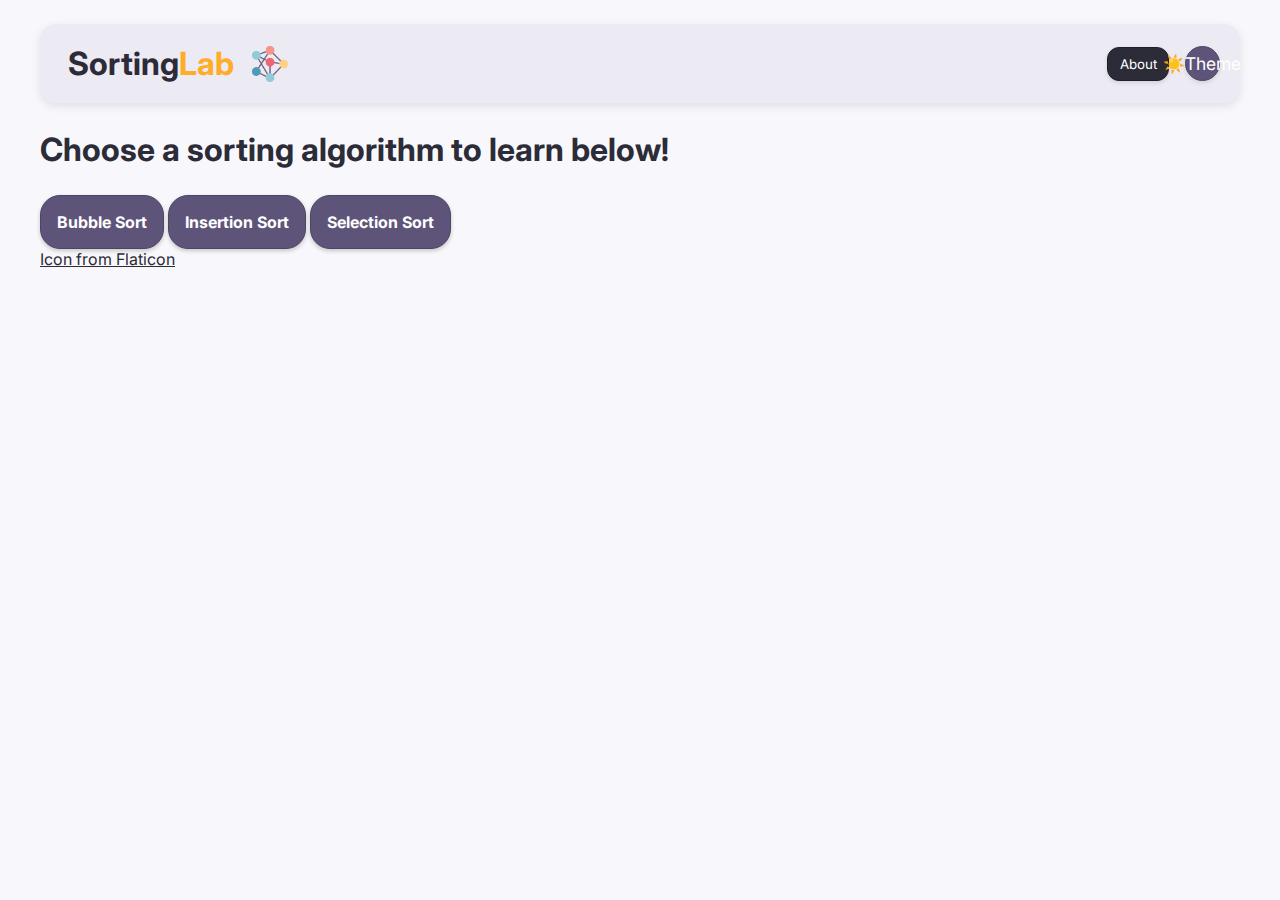
<file: index.html>
<!DOCTYPE html>

<html lang="en">

<head>
    <meta charset="UTF-8">
    <meta name="viewport" content="width=device-width, initial-scale=1.0">
    <meta name="author" content="Viktor Högberg, Léo Tuomenoksa Texier">
    <meta name="description"
        content="A tool to help computer science students learn how sorting algorithms work practically 📶">
    <meta name="generator" content="Visual Studio Code">
    <meta name="keywords" content="Sorting algorithms, Learning, Game, Computer science">
    <title>SortingLab</title>

    <!-- Update numbers for caching err -->
    <link rel="stylesheet" href="styles/base.css?rnd=12345">

</head>

<body>

    <header>
        <div id="header-container">
            <div id="logo-container">
                <h1>Sorting<span id="logo-span">Lab</span></h1>
                <img src="assets/icons/neural.png" alt="" id="logo">
            </div>
            
            <div id="header-button-container">
                <button><span>About</span></button>
                <button id="theme-toggle-button"><span>Theme</span></button>
            </div>
        </div>
    </header>

    <main>

        <h2>Choose a sorting algorithm to learn below!</h2>

        <div id="menu-button-container">
            <a href="bubble-sort.html" class="link-button">Bubble Sort</a>
            <a href="insertion-sort.html" class="link-button">Insertion Sort</a>
            <a href="selection-sort.html" class="link-button">Selection Sort</a>
        </div>

    </main>

    <footer>
        <a href="https://www.flaticon.com/free-icons/machine-learning" title="machine learning icons">Icon from Flaticon</a>
    </footer>

    <script src="scripts/base.js"></script>
</body>

</html>
</file>
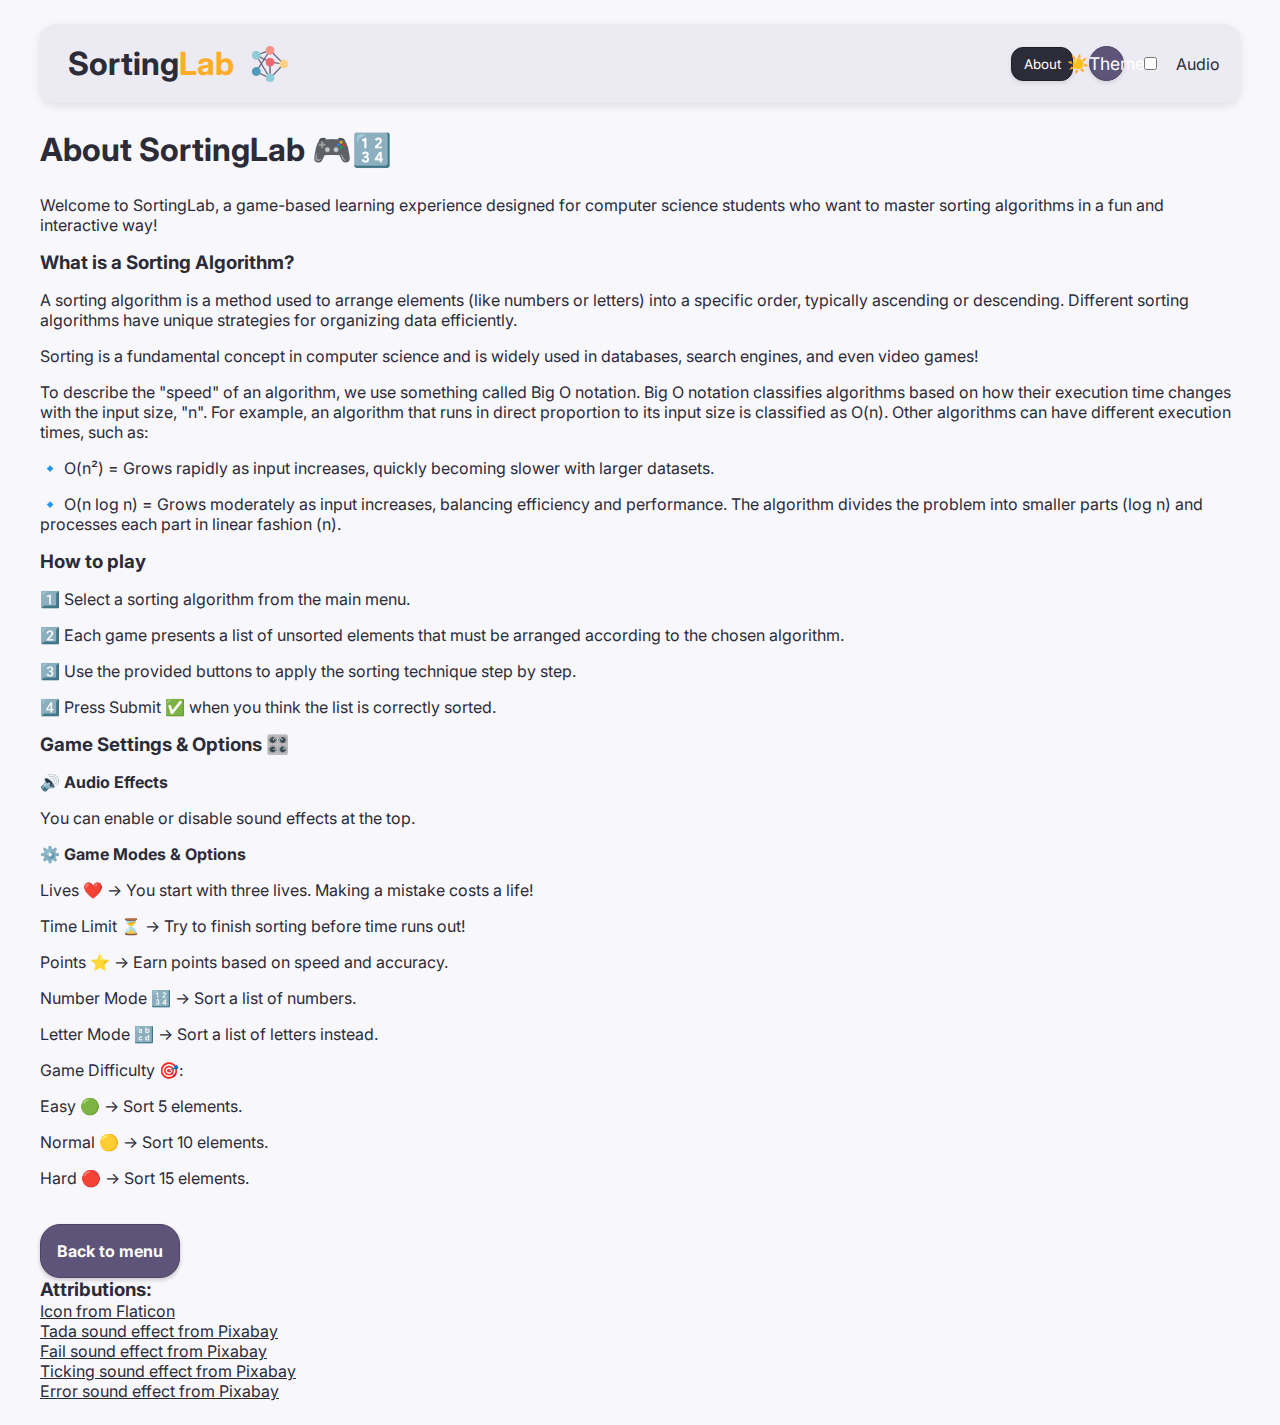
<file: about.html>
<!DOCTYPE html>

<html lang="en">

<head>
    <meta charset="UTF-8">
    <meta name="viewport" content="width=device-width, initial-scale=1.0">
    <meta name="author" content="Viktor Högberg, Léo Tuomenoksa Texier">
    <meta name="description"
        content="A tool to help computer science students learn how sorting algorithms work practically 📶">
    <meta name="generator" content="Visual Studio Code">
    <meta name="keywords" content="Sorting algorithms, Learning, Game, Computer science">
    <title>SortingLab - About</title>

    <!-- Update numbers for caching err -->
    <link rel="stylesheet" href="styles/base.css?rnd=12345">

</head>

<body>
    <header>
        <div id="header-container">
            <div id="logo-container">
                <h1>Sorting<span id="logo-span">Lab</span></h1>
                <img src="assets/icons/neural.png" alt="" id="logo">
            </div>
            <div id="header-button-container">
                <button><span>About</span></button>
                <button id="theme-toggle-button"><span>Theme</span></button>
                <input type="checkbox" name="sound-preference" id="sound-checkbox">
                <label for="sound-checkbox">Audio</label>
            </div>
        </div>
    </header>

    <main>
        <h2>About SortingLab 🎮🔢</h2>
        <p>Welcome to SortingLab, a game-based learning experience designed for computer science students who want to
            master sorting algorithms in a fun and interactive way!</p>

        <h3>What is a Sorting Algorithm?</h3>
        <p>A sorting algorithm is a method used to arrange elements (like numbers or letters) into a specific order,
            typically ascending or descending. Different sorting algorithms have unique strategies for organizing data
            efficiently.</p>
        <p>Sorting is a fundamental concept in computer science and is widely used in databases, search engines, and
            even video games!</p>
        <p>To describe the "speed" of an algorithm, we use something called Big O notation. Big O notation classifies
            algorithms based on how their execution time changes with the input size, "n". For example, an algorithm
            that runs in direct proportion to its input size is classified as O(n). Other algorithms can have different
            execution times, such as:</p>
        <ul>
            <li>
                <p>🔹 O(n²) = Grows rapidly as input increases, quickly becoming slower with larger datasets.</p>
            </li>
            <li>
                <p>🔹 O(n log n) = Grows moderately as input increases, balancing efficiency and performance. The
                    algorithm
                    divides the problem into smaller parts (log n) and processes each part in linear fashion (n).</p>
            </li>
        </ul>

        <h3>How to play</h3>
        <ul>
            <li>
                <p>1️⃣ Select a sorting algorithm from the main menu.</p>
            </li>
            <li>
                <p>2️⃣ Each game presents a list of unsorted elements that must be arranged according to the chosen
                    algorithm.
                </p>
            </li>
            <li>
                <p>3️⃣ Use the provided buttons to apply the sorting technique step by step.</p>
            </li>
            <li>
                <p>4️⃣ Press Submit ✅ when you think the list is correctly sorted.</p>
            </li>
        </ul>

        <h3>Game Settings & Options 🎛️</h3>
        <p><b>🔊 Audio Effects</b></p>
        <p>
            You can enable or disable sound effects at the top.
        </p>
        <p><b>⚙️ Game Modes & Options</b></p>
        <p>Lives ❤️ → You start with three lives. Making a mistake costs a life!</p>
        <p>Time Limit ⏳ → Try to finish sorting before time runs out!</p>
        <p>Points ⭐ → Earn points based on speed and accuracy.</p>
        <p>Number Mode 🔢 → Sort a list of numbers.</p>
        <p>Letter Mode 🔡 → Sort a list of letters instead.</p>
        <p>Game Difficulty 🎯:</p>
        <p>Easy 🟢 → Sort 5 elements.</p>
        <p>Normal 🟡 → Sort 10 elements.</p>
        <p>Hard 🔴 → Sort 15 elements.</p>
        <br>

        <a href="index.html" class="link-button">Back to menu</a>

    </main>

    <footer>
        <h3>Attributions:</h3>
        <a href="https://www.flaticon.com/free-icons/machine-learning" title="machine learning icons">Icon from
            Flaticon</a><br>
        <a href="https://pixabay.com/sound-effects/tada-234709/" title="tada sound effect">Tada sound effect from
            Pixabay</a><br>
        <a href="https://pixabay.com/sound-effects/fail-234710/ " title="fail sound effect">Fail sound effect from
            Pixabay</a><br>
        <a href="https://pixabay.com/sound-effects/clock-ticking-sound-effect-240503/"
            title="ticking sound effect">Ticking sound effect from
            Pixabay</a><br>
        <a href="https://pixabay.com/sound-effects/error-10-206498/ " title="error sound effect">Error sound effect from
            Pixabay</a>
    </footer>

    <script src="scripts/base.js"></script>
</body>

</html>
</file>
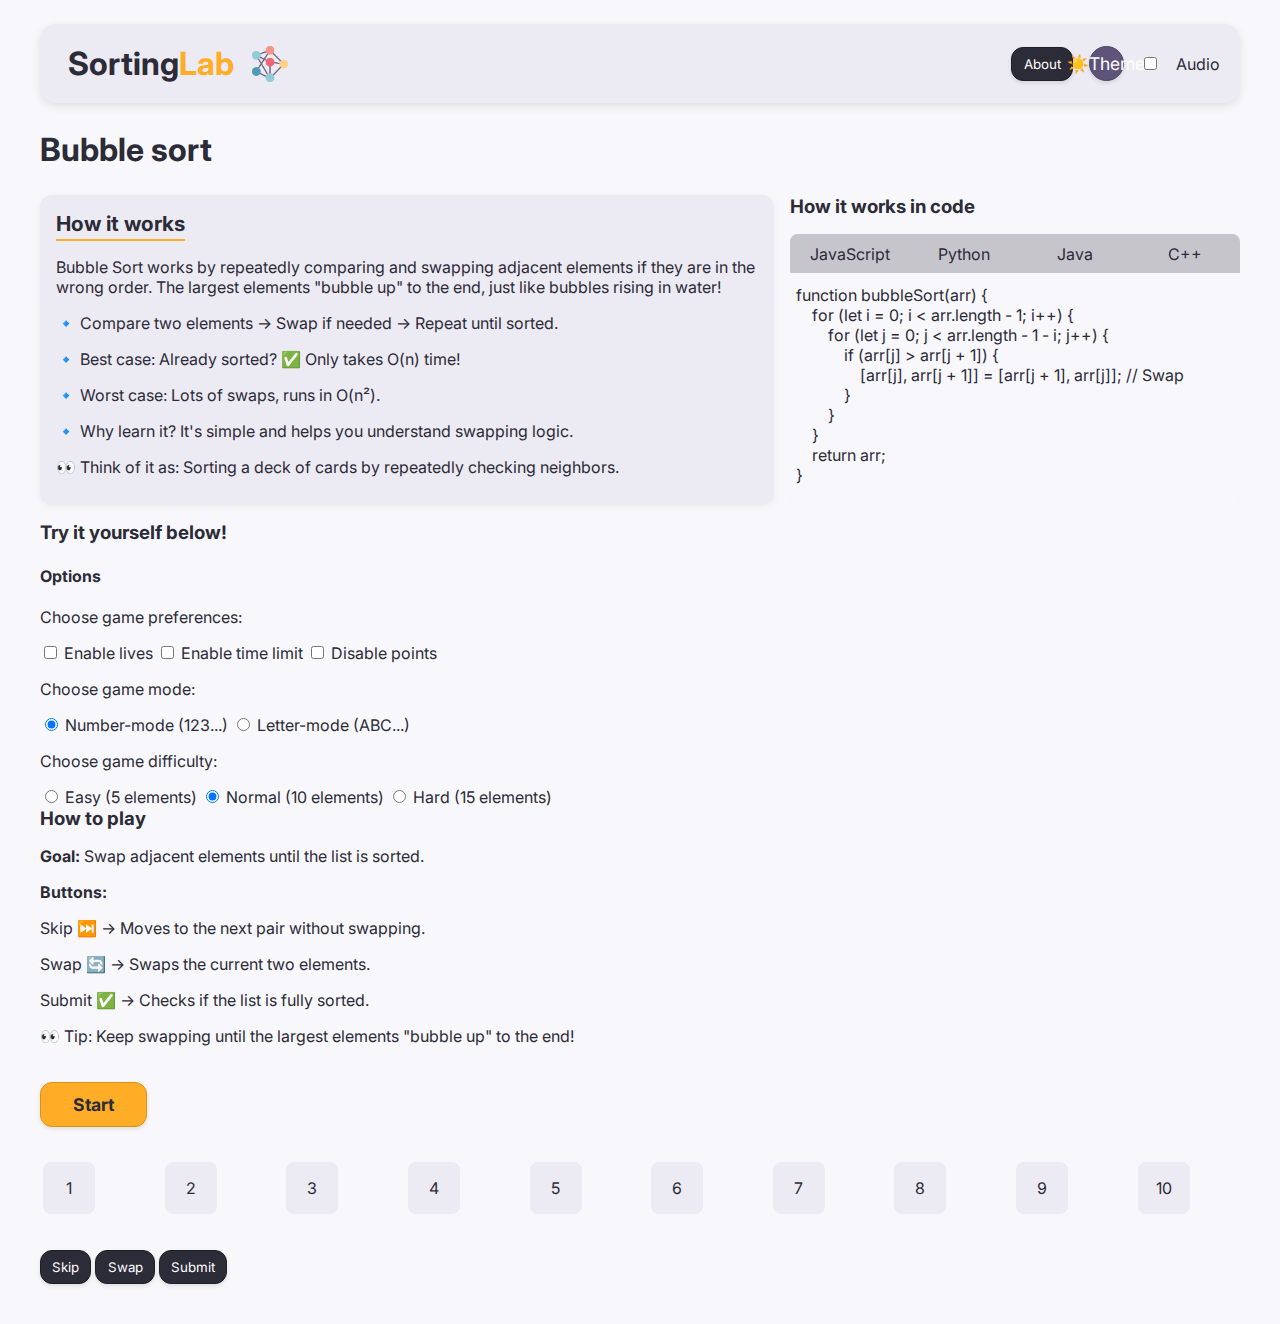
<file: bubble-sort.html>
<!DOCTYPE html>
<html lang="en">

<head>
    <meta charset="UTF-8">
    <meta name="viewport" content="width=device-width, initial-scale=1.0">
    <meta name="author" content="Viktor Högberg, Léo Tuomenoksa Texier">
    <meta name="description" content="Learn how the Bubble Sort algorithm works through interactive visualization 🔄">
    <meta name="generator" content="Visual Studio Code">
    <meta name="keywords" content="Bubble Sort, Sorting algorithm, Learning, Visualization, Computer science">
    <title>SortingLab - Bubble Sort</title>

    <!-- Update numbers for caching err -->
    <link rel="stylesheet" href="styles/base.css?rnd=12355">
    <link rel="stylesheet" href="styles/game.css?rnd=12355">
</head>

<body>
    <header>
        <div id="header-container">
            <div id="logo-container">
                <h1>Sorting<span id="logo-span">Lab</span></h1>
                <img src="assets/icons/neural.png" alt="" id="logo">
            </div>
            <div id="header-button-container">
                <button><span>About</span></button>
                <button id="theme-toggle-button"><span>Theme</span></button>
                <input type="checkbox" name="sound-preference" id="sound-checkbox">
                <label for="sound-checkbox">Audio</label>
            </div>
        </div>
    </header>
    <main>
        <h2>Bubble sort</h2>
        <section id="theory-view">
            <div class="algorithm-description">
                <h3>How it works</h3>
                <p>Bubble Sort works by repeatedly comparing and swapping adjacent elements if they are in the wrong
                    order.
                    The largest elements "bubble up" to the end, just like bubbles rising in water!</p>
                <ul>
                    <li>
                        <p>🔹 Compare two elements → Swap if needed → Repeat until sorted.</p>
                    </li>
                    <li>
                        <p>🔹 Best case: Already sorted? ✅ Only takes O(n) time!</p>
                    </li>
                    <li>
                        <p>🔹 Worst case: Lots of swaps, runs in O(n²).</p>
                    </li>
                    <li>
                        <p>🔹 Why learn it? It's simple and helps you understand swapping logic.</p>
                    </li>
                </ul>
                <p>👀 Think of it as: Sorting a deck of cards by repeatedly checking neighbors.</p>
            </div>
            <div class="game-description">
                <h3>How it works in code</h3>
                <div id="code-snippet-container">
                    <div id="code-snippet-buttons">
                        <input type="radio" name="code-snippet-button" id="code-snippet-button-javascript">
                        <label for="code-snippet-button-javascript">JavaScript</label>
                        <input type="radio" name="code-snippet-button" id="code-snippet-button-python">
                        <label for="code-snippet-button-python">Python</label>
                        <input type="radio" name="code-snippet-button" id="code-snippet-button-java">
                        <label for="code-snippet-button-java">Java</label>
                        <input type="radio" name="code-snippet-button" id="code-snippet-button-cpp">
                        <label for="code-snippet-button-cpp">C++</label>
                    </div>
                    <div id="code-snippet">
                        <pre id="code-snippet-display"></pre>
                    </div>
                </div>
                
            </div>
        </section>
        <h3 id="try-it-yourself-text">Try it yourself below!</h3>
        <section id="game-view">
            <div id="game-options-container">
                    <h4>Options</h4>
                    <div id="game-preference-container">
                        <p>Choose game preferences: </p>
                        <input type="checkbox" name="game-preferences" id="lives-checkbox">
                        <label for="lives-checkbox">Enable lives</label>
                        <input type="checkbox" name="game-preferences" id="time-checkbox">
                        <label for="time-checkbox">Enable time limit</label>
                        <input type="checkbox" name="game-preferences" id="points-checkbox">
                        <label for="points-checkbox">Disable points</label>
                    </div>

                    <div id="game-mode-container">
                        <p>Choose game mode: </p>
                        <input type="radio" checked name="game-mode" id="number-mode">
                        <label for="number-mode">Number-mode (123...)</label>
                        <input type="radio" name="game-mode" id="letter-mode">
                        <label for="letter-mode">Letter-mode (ABC...)</label>
                    </div>


                    <div id="game-difficulty-container">
                        <p>Choose game difficulty: </p>
                        <input type="radio" name="game-difficulty" id="easy-difficulty">
                        <label for="easy-difficulty">Easy (5 elements)</label>
                        <input type="radio" checked name="game-difficulty" id="normal-difficulty">
                        <label for="normal-difficulty">Normal (10 elements)</label>
                        <input type="radio" name="game-difficulty" id="hard-difficulty">
                        <label for="hard-difficulty">Hard (15 elements)</label>
                    </div>

                <div class="game-description">
                    <h3>How to play</h3>
                    <p><b>Goal: </b>Swap adjacent elements until the list is sorted.</p>
                    <p><b>Buttons: </b></p>
                    <ul>
                        <li>
                            <p>Skip ⏭️ → Moves to the next pair without swapping.</p>
                        </li>
                        <li>
                            <p>Swap 🔄 → Swaps the current two elements.</p>
                        </li>
                        <li>
                            <p>Submit ✅ → Checks if the list is fully sorted.</p>
                        </li>
                    </ul>
                    <p>👀 Tip: Keep swapping until the largest elements "bubble up" to the end!</p>
                </div>
            </div>

            

            <br>

            <div id="time-container">
                <p id="countdown">0:60</p>
            </div>
            <div id="lives-container">
                <p>Lives:</p>
                <p id="number-of-lives">❤️❤️❤️</p>
            </div>



            <button id="start-button"><span>Start</span></button>

            <div id="game-element-container">
                <div class="game-element game-element-easy"><span class="game-element-text">1</span></div>
                <div class="game-element game-element-easy"><span class="game-element-text">2</span></div>
                <div class="game-element game-element-easy"><span class="game-element-text">3</span></div>
                <div class="game-element game-element-easy"><span class="game-element-text">4</span></div>
                <div class="game-element game-element-easy"><span class="game-element-text">5</span></div>
                <div class="game-element game-element-normal"><span class="game-element-text">6</span></div>
                <div class="game-element game-element-normal"><span class="game-element-text">7</span></div>
                <div class="game-element game-element-normal"><span class="game-element-text">8</span></div>
                <div class="game-element game-element-normal"><span class="game-element-text">9</span></div>
                <div class="game-element game-element-normal"><span class="game-element-text">10</span></div>
                <div class="game-element game-element-hard"><span class="game-element-text">11</span></div>
                <div class="game-element game-element-hard"><span class="game-element-text">12</span></div>
                <div class="game-element game-element-hard"><span class="game-element-text">13</span></div>
                <div class="game-element game-element-hard"><span class="game-element-text">14</span></div>
                <div class="game-element game-element-hard"><span class="game-element-text">15</span></div>
            </div>


            <div id="game-control-buttons-container">
                <button id="skip-button"><span>Skip</span></button>
                <button id="swap-button"><span>Swap</span></button>
                <button id="submit-button"><span>Submit</span></button>
            </div>
            <p id="move-explanation"></p>

        </section>

        <dialog id="game-over-dialog">
            <h4 id="game-over-title">Game over!</h4>
            <p id="game-over-points"></p>
            <p>Try again with the button below or return to the menu</p>
            <button id="try-again-button">Try again</button>
            <button id="return-home-button">Return home</button>
        </dialog>

    </main>

    <footer>

    </footer>

    <script src="scripts/base.js"></script>
    <script src="scripts/algorithms/bubble-sort.js" type="module"></script>
    <script src="scripts/code-snippets.js"></script>
</body>

</html>
</file>
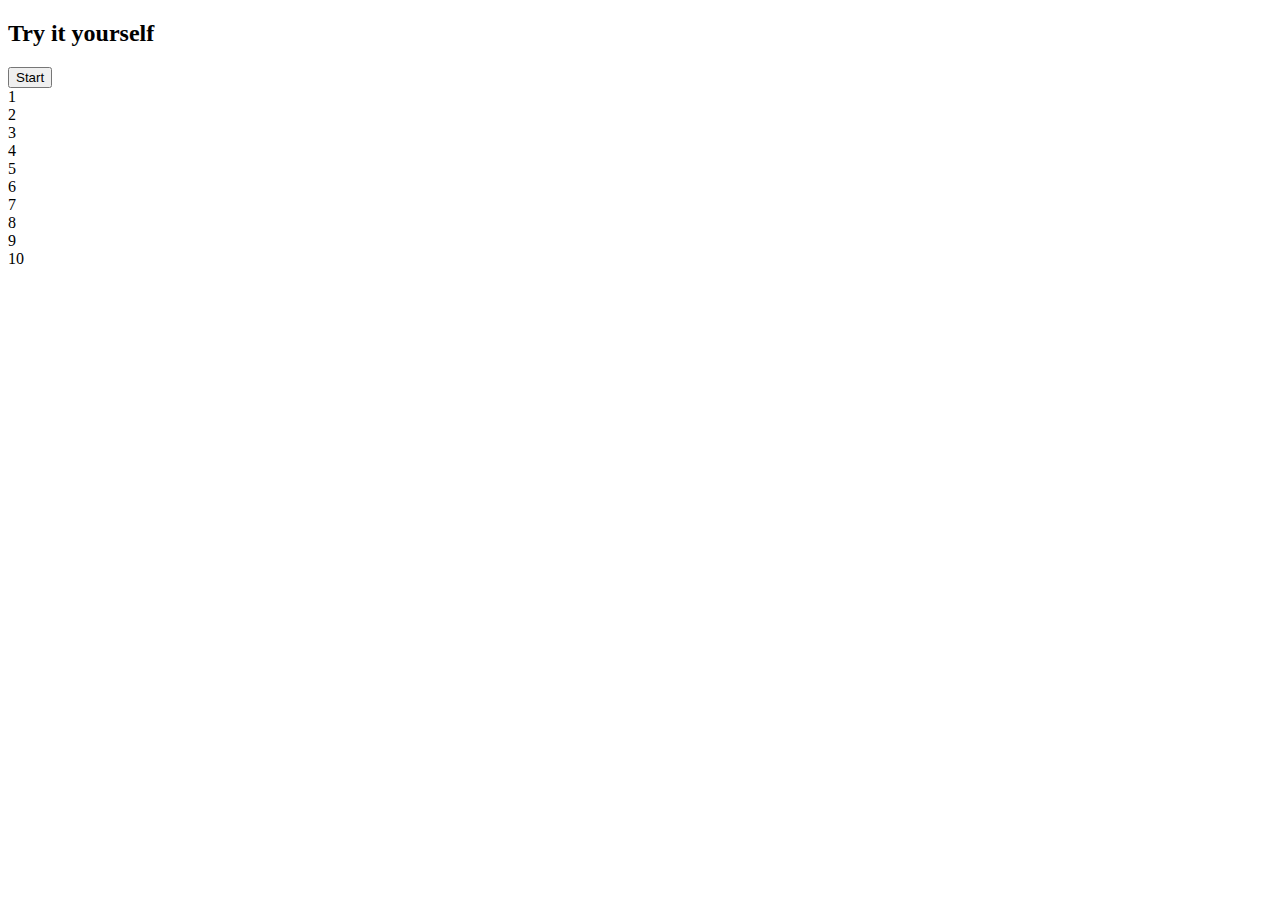
<file: free-sort.html>
<!DOCTYPE html>
<html lang="en">
<head>
    <meta charset="UTF-8">
    <meta name="viewport" content="width=device-width, initial-scale=1.0">
    <title>Document</title>
</head>
<body>
    <main>
        <section id="game-view">
            <h2>Try it yourself</h2>

            <button id="start-button"><span>Start</span></button>

            <div id="game-container">
                <div class="game-element" draggable="true"><span class="game-element-text">1</span></div>
                <div class="game-element" draggable="true"><span class="game-element-text">2</span></div>
                <div class="game-element" draggable="true"><span class="game-element-text">3</span></div>
                <div class="game-element" draggable="true"><span class="game-element-text">4</span></div>
                <div class="game-element" draggable="true"><span class="game-element-text">5</span></div>
                <div class="game-element" draggable="true"><span class="game-element-text">6</span></div>
                <div class="game-element" draggable="true"><span class="game-element-text">7</span></div>
                <div class="game-element" draggable="true"><span class="game-element-text">8</span></div>
                <div class="game-element" draggable="true"><span class="game-element-text">9</span></div>
                <div class="game-element" draggable="true"><span class="game-element-text">10</span></div>
            </div>

        </section>
    </main>
</body>
</html>
</file>
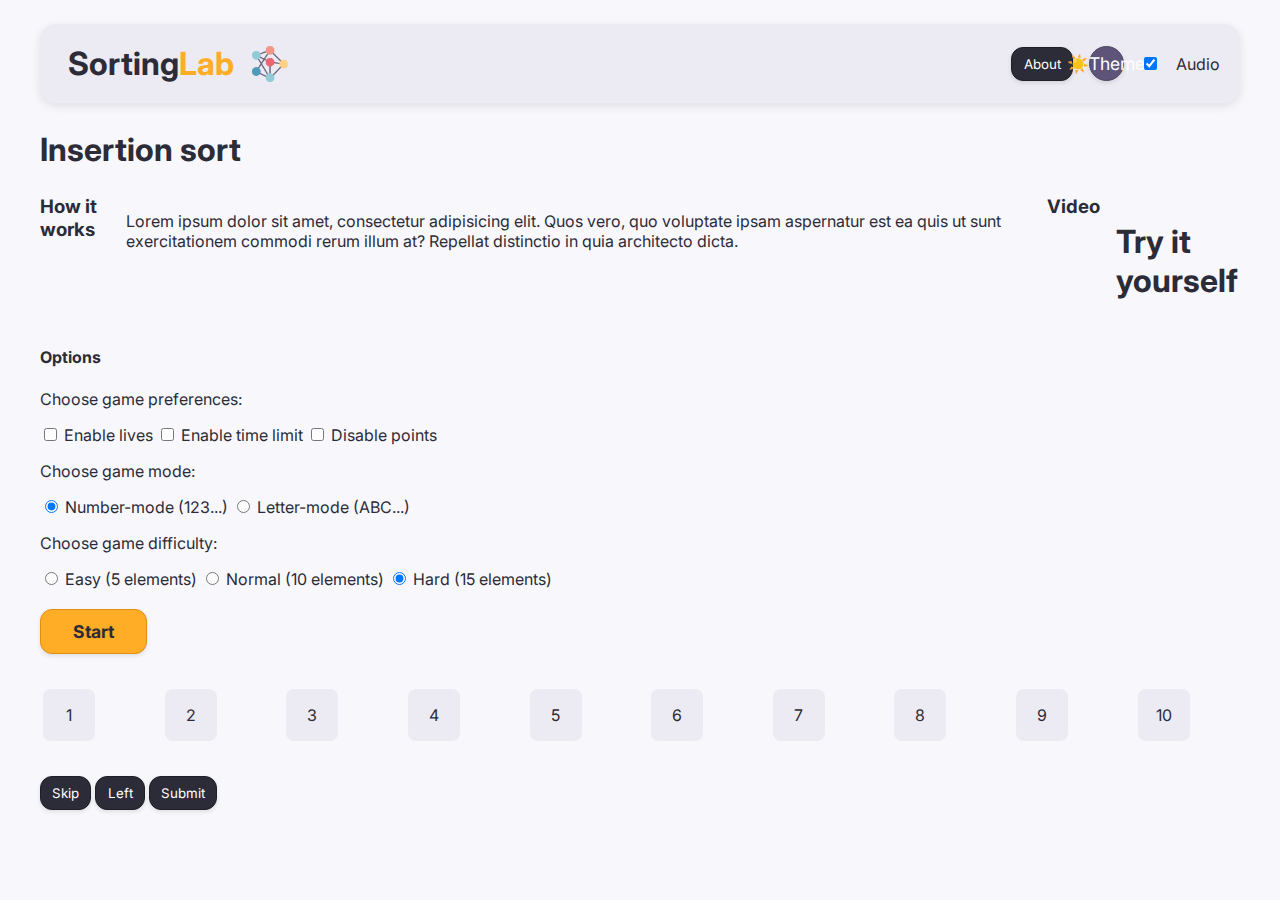
<file: insertion-sort.html>
<!DOCTYPE html>
<html lang="en">

<head>
    <meta charset="UTF-8">
    <meta name="viewport" content="width=device-width, initial-scale=1.0">
    <meta name="author" content="Viktor Högberg, Léo Tuomenoksa Texier">
    <meta name="description"
        content="Learn how the Insertion Sort algorithm works through interactive visualization 🔄">
    <meta name="generator" content="Visual Studio Code">
    <meta name="keywords" content="Insertion Sort, Sorting algorithm, Learning, Visualization, Computer science">
    <title>SortingLab - Insertion sort</title>

    <!-- Update numbers for caching err -->
    <link rel="stylesheet" href="styles/base.css?rnd=12355">
    <link rel="stylesheet" href="styles/game.css?rnd=12355">
</head>

<body>
    <header>
        <div id="header-container">
            <div id="logo-container">
                <h1>Sorting<span id="logo-span">Lab</span></h1>
                <img src="assets/icons/neural.png" alt="" id="logo">
            </div>
            <div id="header-button-container">
                <button><span>About</span></button>
                <button id="theme-toggle-button"><span>Theme</span></button>
                <input type="checkbox" checked name="sound-preference" id="sound-checkbox">
                <label for="sound-preference">Audio</label>
            </div>
        </div>
    </header>
    <main>
        <h2>Insertion sort</h2>

        <section id="theory-view">
            <div id="hide-theory-container">
                <h3>How it works</h3>
            </div>

            <p>Lorem ipsum dolor sit amet, consectetur adipisicing elit. Quos vero, quo voluptate ipsam aspernatur est
                ea quis ut sunt exercitationem commodi rerum illum at? Repellat distinctio in quia architecto dicta.</p>
            <h3>Video</h3>
            <h2>Try it yourself</h2>
        </section>
        <section id="game-view">
            <div id="game-options-container">
                <h4>Options</h4>
                <div id="game-preference-container">
                    <p>Choose game preferences: </p>
                    <input type="checkbox" name="game-preferences" id="lives-checkbox">
                    <label for="lives-checkbox">Enable lives</label>
                    <input type="checkbox" name="game-preferences" id="time-checkbox">
                    <label for="time-checkbox">Enable time limit</label>
                    <input type="checkbox" name="game-preferences" id="points-checkbox">
                    <label for="points-checkbox">Disable points</label>
                </div>

                <div id="game-mode-container">
                    <p>Choose game mode: </p>
                    <input type="radio" checked name="game-mode" id="number-mode">
                    <label for="number-mode">Number-mode (123...)</label>
                    <input type="radio" name="game-mode" id="letter-mode">
                    <label for="letter-mode">Letter-mode (ABC...)</label>
                </div>


                <div id="game-difficulty-container">
                    <p>Choose game difficulty: </p>
                    <input type="radio" name="game-difficulty" id="easy-difficulty">
                    <label for="easy-difficulty">Easy (5 elements)</label>
                    <input type="radio" checked name="game-difficulty" id="normal-difficulty">
                    <label for="normal-difficulty">Normal (10 elements)</label>
                    <input type="radio" checked name="game-difficulty" id="hard-difficulty">
                    <label for="hard-difficulty">Hard (15 elements)</label>
                </div>
            </div>
            <br>

            <div id="time-container">
                <p id="countdown">0:60</p>
            </div>
            <div id="lives-container">
                <p>Lives:</p>
                <p id="number-of-lives">❤️❤️❤️</p>
            </div>

            <button id="start-button"><span>Start</span></button>

            <div id="game-element-container">
                <div class="game-element game-element-easy"><span class="game-element-text">1</span></div>
                <div class="game-element game-element-easy"><span class="game-element-text">2</span></div>
                <div class="game-element game-element-easy"><span class="game-element-text">3</span></div>
                <div class="game-element game-element-easy"><span class="game-element-text">4</span></div>
                <div class="game-element game-element-easy"><span class="game-element-text">5</span></div>
                <div class="game-element game-element-normal"><span class="game-element-text">6</span></div>
                <div class="game-element game-element-normal"><span class="game-element-text">7</span></div>
                <div class="game-element game-element-normal"><span class="game-element-text">8</span></div>
                <div class="game-element game-element-normal"><span class="game-element-text">9</span></div>
                <div class="game-element game-element-normal"><span class="game-element-text">10</span></div>
                <div class="game-element game-element-hard"><span class="game-element-text">11</span></div>
                <div class="game-element game-element-hard"><span class="game-element-text">12</span></div>
                <div class="game-element game-element-hard"><span class="game-element-text">13</span></div>
                <div class="game-element game-element-hard"><span class="game-element-text">14</span></div>
                <div class="game-element game-element-hard"><span class="game-element-text">15</span></div>
            </div>

            <div id="game-control-buttons-container">
                <button id="skip-button"><span>Skip</span></button>
                <button id="left-button"><span>Left</span></button>
                <button id="submit-button"><span>Submit</span></button>
            </div>
            <p id="move-explanation"></p>

        </section>

        <dialog id="game-over-dialog">
            <h4 id="game-over-title">Game over!</h4>
            <p id="game-over-points"></p>
            <p>Try again with the button below or return to the menu</p>
            <button id="try-again-button">Try again</button>
            <button id="return-home-button">Return home</button>
        </dialog>

    </main>

    <footer>

    </footer>

    <script src="scripts/base.js" type="module"></script>
    <script src="scripts/algorithms/insertion-sort.js" type="module"></script>

</body>

</html>
</file>
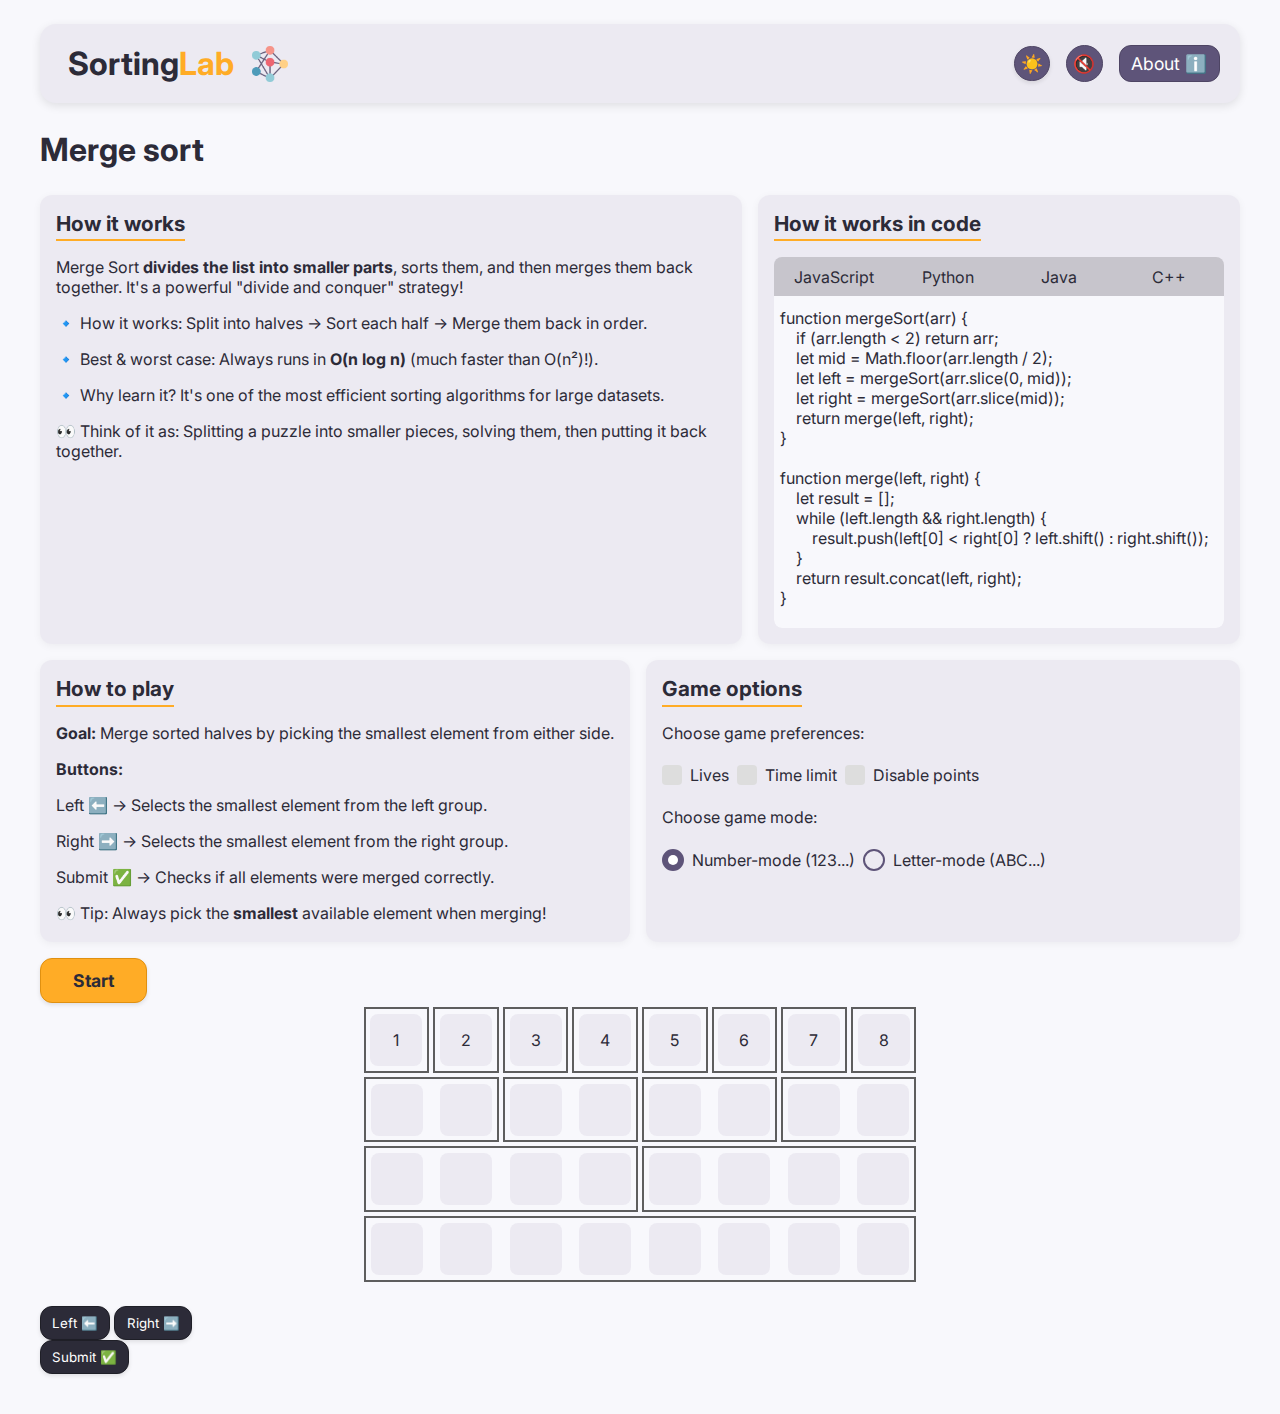
<file: merge-sort.html>
<!DOCTYPE html>
<html lang="en">

<head>
    <meta charset="UTF-8">
    <meta name="viewport" content="width=device-width, initial-scale=1.0">
    <meta name="author" content="Viktor Högberg, Léo Tuomenoksa Texier">
    <meta name="description"
        content="Learn how the Insertion Sort algorithm works through interactive visualization 🔄">
    <meta name="generator" content="Visual Studio Code">
    <meta name="keywords" content="Merge Sort, Sorting algorithm, Learning, Visualization, Computer science">
    <title>SortingLab - Merge sort</title>

    <!-- Update numbers for caching err -->
    <link rel="stylesheet" href="styles/base.css?rnd=12355">
    <link rel="stylesheet" href="styles/game.css?rnd=12355">
    <link rel="stylesheet" href="styles/merge-sort.css?rnd=12355">
</head>

<body>
    <header>
        <div id="header-container">
            <div id="logo-container">
                <h1>Sorting<span id="logo-span">Lab</span></h1>
                <img src="assets/icons/neural.png" alt="" id="logo">
            </div>

            <div id="header-button-container">
                <button id="theme-toggle-button" title="Toggle Theme"></button>
                <div class="audio-toggle">
                    <input type="checkbox" id="sound-checkbox" name="sound-preference">
                    <label for="sound-checkbox" id="sound-label"></label>
                </div>
                <a href="about.html" id="about-button" title="About">About ℹ️</a>
            </div>
        </div>
    </header>
    <main>
        <h2 id="algorithm-title">Merge sort</h2>
        <div id="about-algorithm-container">
            <section id="theory-view">
                <div class="algorithm-description">
                    <h3>How it works</h3>
                    <p>Merge Sort <b>divides the list into smaller parts</b>, sorts them, and then merges them back
                        together.
                        It's a powerful "divide and conquer" strategy!</p>
                    <ul>
                        <li>
                            <p>🔹 How it works: Split into halves → Sort each half → Merge them back in order.</p>
                        </li>
                        <li>
                            <p>🔹 Best & worst case: Always runs in <b>O(n log n)</b> (much faster than O(n²)!).</p>
                        </li>
                        <li>
                            <p>🔹 Why learn it? It's one of the most efficient sorting algorithms for large datasets.
                            </p>
                        </li>
                    </ul>
                    <p>👀 Think of it as: Splitting a puzzle into smaller pieces, solving them, then putting it back
                        together.</p>
                </div>
                <div class="algorithm-description-code">
                    <h3>How it works in code</h3>
                    <div id="code-snippet-container">
                        <div id="code-snippet-buttons">
                            <input type="radio" name="code-snippet-button" id="code-snippet-button-javascript">
                            <label for="code-snippet-button-javascript">JavaScript</label>
                            <input type="radio" name="code-snippet-button" id="code-snippet-button-python">
                            <label for="code-snippet-button-python">Python</label>
                            <input type="radio" name="code-snippet-button" id="code-snippet-button-java">
                            <label for="code-snippet-button-java">Java</label>
                            <input type="radio" name="code-snippet-button" id="code-snippet-button-cpp">
                            <label for="code-snippet-button-cpp">C++</label>
                        </div>
                        <div id="code-snippet">
                            <pre id="code-snippet-display"></pre>
                        </div>
                    </div>
                </div>
            </section>

            <section id="game-options-and-instructions-container">
                <div class="game-instruction">
                    <h3>How to play</h3>
                    <p><b>Goal: </b>Merge sorted halves by picking the smallest element from either side.</p>
                    <p><b>Buttons: </b></p>
                    <ul>
                        <li>
                            <p>Left ⬅️ → Selects the smallest element from the left group.</p>
                        </li>
                        <li>
                            <p>Right ➡️ → Selects the smallest element from the right group.</p>
                        </li>
                        <li>
                            <p>Submit ✅ → Checks if all elements were merged correctly.</p>
                        </li>
                    </ul>
                    <p>👀 Tip: Always pick the <b>smallest</b> available element when merging!</p>
                </div>
                <div class="game-options-container">
                    <h3>Game options</h3>
                    <p>Choose game preferences: </p>
                    <div id="game-preference-container" class="option-group">
                        <label class="custom-checkbox">
                            <input type="checkbox" id="lives-checkbox">
                            <span class="checkmark"></span>
                            Lives
                        </label>
                        <label class="custom-checkbox">
                            <input type="checkbox" id="time-checkbox">
                            <span class="checkmark"></span>
                            Time limit
                        </label>
                        <label class="custom-checkbox">
                            <input type="checkbox" id="points-checkbox">
                            <span class="checkmark"></span>
                            Disable points
                        </label>
                    </div>

                    <p>Choose game mode: </p>
                    <div id="game-mode-container" class="option-group">
                        <label class="custom-radio">
                            <input type="radio" name="game-mode" id="number-mode" checked>
                            <span class="radiomark"></span>
                            Number-mode (123...)
                        </label>
                        <label class="custom-radio">
                            <input type="radio" name="game-mode" id="letter-mode">
                            <span class="radiomark"></span>
                            Letter-mode (ABC...)
                        </label>
                    </div>

                    <div id="game-difficulty-container" class="option-group">
                        <label class="custom-radio">
                            <input type="radio" name="game-difficulty" id="easy-difficulty">
                            <span class="radiomark"></span>
                            Easy
                        </label>
                        <label class="custom-radio">
                            <input type="radio" name="game-difficulty" id="normal-difficulty" checked>
                            <span class="radiomark"></span>
                            Normal
                        </label>
                        <label class="custom-radio">
                            <input type="radio" name="game-difficulty" id="hard-difficulty">
                            <span class="radiomark"></span>
                            Hard
                        </label>
                    </div>
                </div>
            </section>
        </div>

        <button id="start-button"><span>Start</span></button>

        <div id="game-view">
            <div id="time-and-lives-container">
                <div id="time-container">
                    <p>Time:</p>
                    <p id="countdown">0:60</p>
                </div>
                <div id="lives-container">
                    <p>Lives:</p>
                    <p id="number-of-lives">❤️❤️❤️</p>
                </div>
            </div>

            <div class="div-container-merge-sort">
                <div class="game-element-container-1 game-element-container-merge-sort">
                    <div class="game-element game-element-row-1"><span class="game-element-text">1</span></div>
                </div>
                <div class="game-element-container-1 game-element-container-merge-sort">
                    <div class="game-element game-element-row-1"><span class="game-element-text">2</span></div>
                </div>
                <div class="game-element-container-1 game-element-container-merge-sort">
                    <div class="game-element game-element-row-1"><span class="game-element-text">3</span></div>
                </div>
                <div class="game-element-container-1 game-element-container-merge-sort">
                    <div class="game-element game-element-row-1"><span class="game-element-text">4</span></div>
                </div>
                <div class="game-element-container-1 game-element-container-merge-sort">
                    <div class="game-element game-element-row-1"><span class="game-element-text">5</span></div>
                </div>
                <div class="game-element-container-1 game-element-container-merge-sort">
                    <div class="game-element game-element-row-1"><span class="game-element-text">6</span></div>
                </div>
                <div class="game-element-container-1 game-element-container-merge-sort">
                    <div class="game-element game-element-row-1"><span class="game-element-text">7</span></div>
                </div>
                <div class="game-element-container-1 game-element-container-merge-sort">
                    <div class="game-element game-element-row-1"><span class="game-element-text">8</span></div>
                </div>
            </div>

            <div class="div-container-merge-sort">
                <div class="game-element-container-2 game-element-container-merge-sort">
                    <div class="game-element game-element-row-2"><span class="game-element-text"></span></div>
                    <div class="game-element game-element-row-2"><span class="game-element-text"></span></div>
                </div>
                <div class="game-element-container-2 game-element-container-merge-sort">
                    <div class="game-element game-element-row-2"><span class="game-element-text"></span></div>
                    <div class="game-element game-element-row-2"><span class="game-element-text"></span></div>
                </div>
                <div class="game-element-container-2 game-element-container-merge-sort">
                    <div class="game-element game-element-row-2"><span class="game-element-text"></span></div>
                    <div class="game-element game-element-row-2"><span class="game-element-text"></span></div>
                </div>
                <div class="game-element-container-2 game-element-container-merge-sort">
                    <div class="game-element game-element-row-2"><span class="game-element-text"></span></div>
                    <div class="game-element game-element-row-2"><span class="game-element-text"></span></div>
                </div>
            </div>


            <div class="div-container-merge-sort">
                <div class="game-element-container-4 game-element-container-merge-sort">
                    <div class="game-element game-element-row-3"><span class="game-element-text"></span></div>
                    <div class="game-element game-element-row-3"><span class="game-element-text"></span></div>
                    <div class="game-element game-element-row-3"><span class="game-element-text"></span></div>
                    <div class="game-element game-element-row-3"><span class="game-element-text"></span></div>
                </div>
                <div class="game-element-container-4 game-element-container-merge-sort">
                    <div class="game-element game-element-row-3"><span class="game-element-text"></span></div>
                    <div class="game-element game-element-row-3"><span class="game-element-text"></span></div>
                    <div class="game-element game-element-row-3"><span class="game-element-text"></span></div>
                    <div class="game-element game-element-row-3"><span class="game-element-text"></span></div>
                </div>
            </div>

            <div class="div-container-merge-sort">
                <div class="game-element-container-8 game-element-container-merge-sort">
                    <div class="game-element game-element-row-4"><span class="game-element-text"></span></div>
                    <div class="game-element game-element-row-4"><span class="game-element-text"></span></div>
                    <div class="game-element game-element-row-4"><span class="game-element-text"></span></div>
                    <div class="game-element game-element-row-4"><span class="game-element-text"></span></div>
                    <div class="game-element game-element-row-4"><span class="game-element-text"></span></div>
                    <div class="game-element game-element-row-4"><span class="game-element-text"></span></div>
                    <div class="game-element game-element-row-4"><span class="game-element-text"></span></div>
                    <div class="game-element game-element-row-4"><span class="game-element-text"></span></div>
                </div>
            </div>
            <br>
            <div id="game-control-buttons-container">
                <div id="move-buttons-container">
                    <button id="left-button"><span>Left ⬅️</span></button>
                    <button id="right-button"><span>Right ➡️</span></button>
                </div>
                <button id="submit-button"><span>Submit ✅</span></button>
            </div>
        </div>

        <p id="move-explanation"></p>
        <dialog id="game-over-dialog">
            <p id="game-over-title">Game over!</p>
            <p id="game-over-lives-lost"></p>
            <p id="game-over-points"></p>
            <div id="game-over-buttons">
                <button id="try-again-button">Try again</button>
                <button id="return-home-button">Return home</button>
            </div>
        </dialog>
    </main>

    <footer>

    </footer>

    <script src="scripts/base.js"></script>
    <script src="scripts/algorithms/merge-sort.js" type="module"></script>
    <script src="scripts/code-snippets.js"></script>

</body>

</html>
</file>
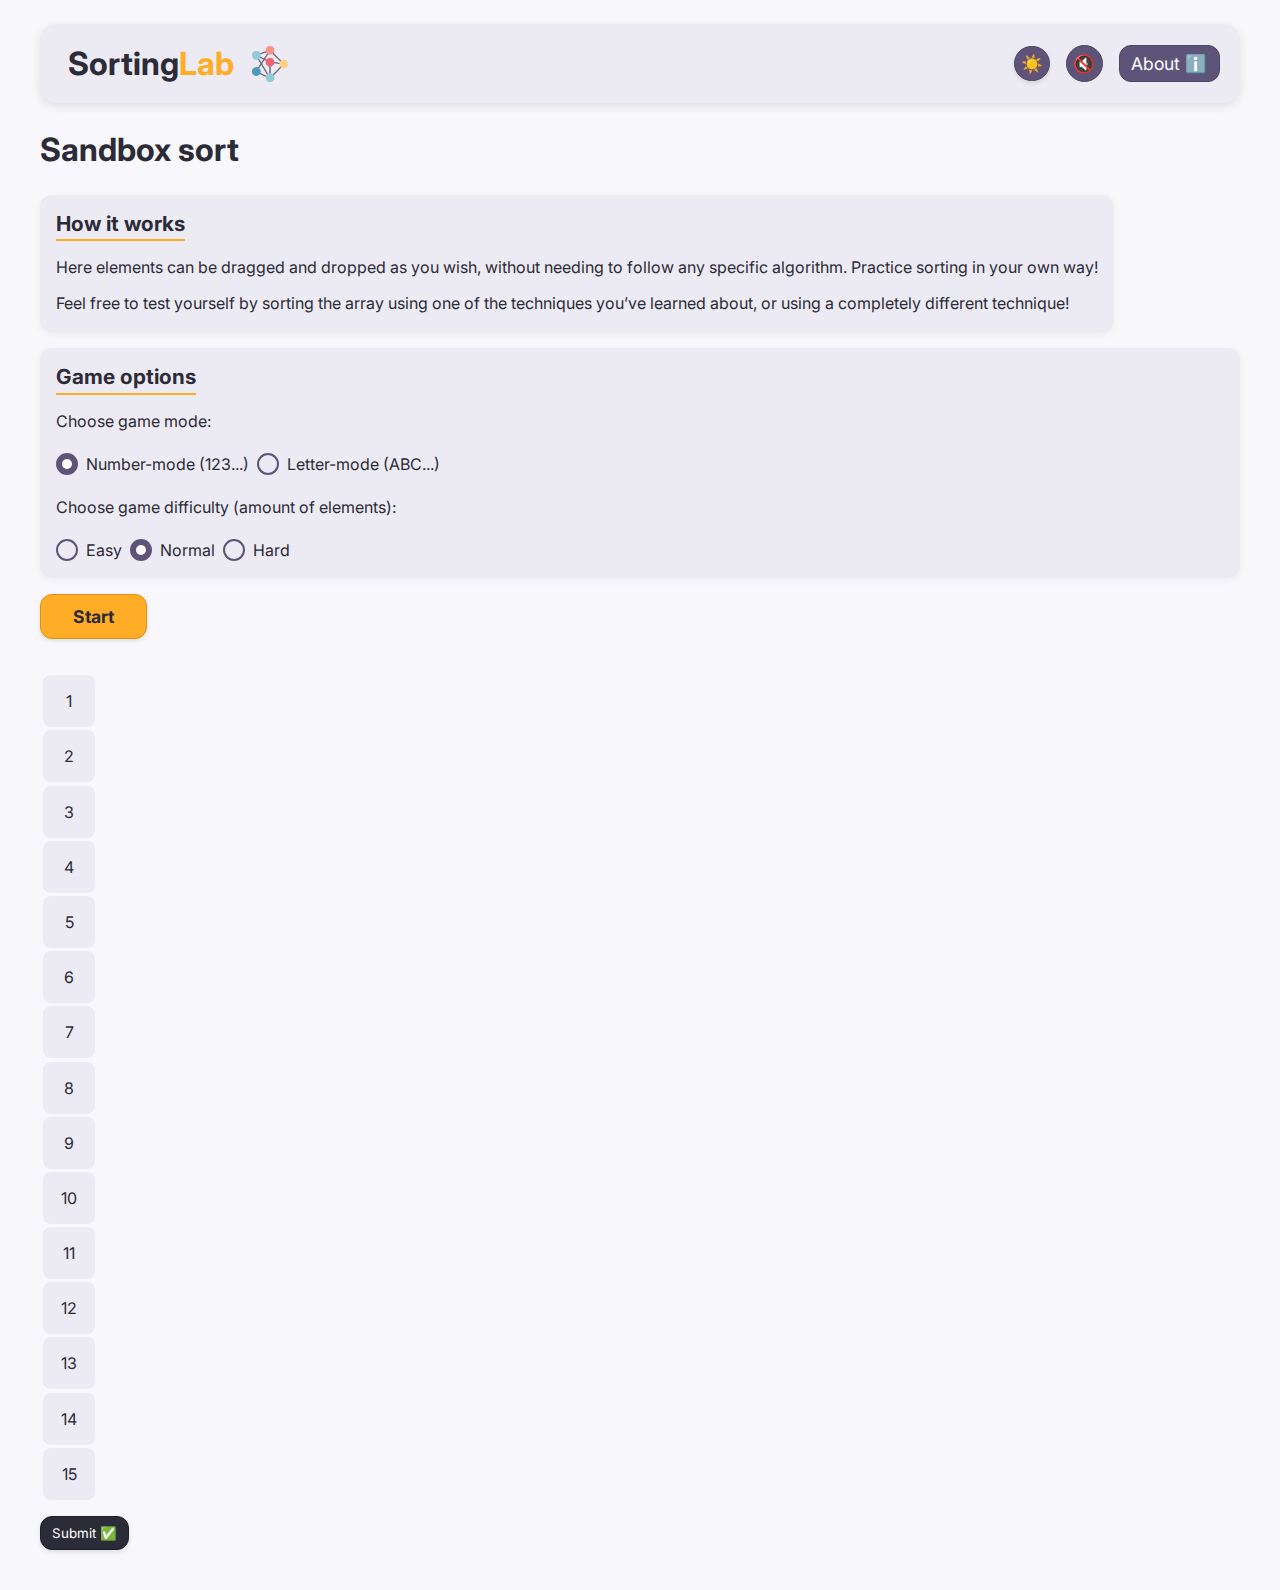
<file: sandbox-sort.html>
<!DOCTYPE html>
<html lang="en">

<head>
    <meta charset="UTF-8">
    <meta name="viewport" content="width=device-width, initial-scale=1.0">
    <meta name="author" content="Viktor Högberg, Léo Tuomenoksa Texier">
    <meta name="description"
        content="Learn how the Insertion Sort algorithm works through interactive visualization 🔄">
    <meta name="generator" content="Visual Studio Code">
    <meta name="keywords" content="Sandbox Sort, Sorting algorithm, Learning, Visualization, Computer science">
    <title>SortingLab - Sandbox sort</title>

    <!-- Update numbers for caching err -->
    <link rel="stylesheet" href="styles/base.css?rnd=12355">
    <link rel="stylesheet" href="styles/game.css?rnd=12355">
    <link rel="stylesheet" href="styles/sandbox-sort.css?rnd=12355">
</head>

<body>
    <header>
        <div id="header-container">
            <div id="logo-container">
                <h1>Sorting<span id="logo-span">Lab</span></h1>
                <img src="assets/icons/neural.png" alt="" id="logo">
            </div>

            <div id="header-button-container">
                <button id="theme-toggle-button" title="Toggle Theme"></button>
                <div class="audio-toggle">
                    <input type="checkbox" id="sound-checkbox" name="sound-preference">
                    <label for="sound-checkbox" id="sound-label"></label>
                </div>
                <a href="about.html" id="about-button" title="About">About ℹ️</a>
            </div>
        </div>
    </header>
    <main>

        <h2 id="algorithm-title">Sandbox sort</h2>
        <div id="about-algorithm-container">
            <section id="theory-view">
                <div class="algorithm-description">
                    <h3>How it works</h3>
                    <p>Here elements can be dragged and dropped as you wish, without needing to follow any specific
                        algorithm.
                        Practice sorting in your own way!</p>
                    <p>Feel free to test yourself by sorting the array using one of the techniques you’ve learned about,
                        or
                        using a completely different technique!</p>
                </div>

            </section>

            <div id="game-options-and-instructions-container">
                <div class="game-options-container">
                    <h3>Game options</h3>

                    <p>Choose game mode: </p>
                    <div id="game-mode-container" class="option-group">
                        <label class="custom-radio">
                            <input type="radio" name="game-mode" id="number-mode" checked>
                            <span class="radiomark"></span>
                            Number-mode (123...)
                        </label>
                        <label class="custom-radio">
                            <input type="radio" name="game-mode" id="letter-mode">
                            <span class="radiomark"></span>
                            Letter-mode (ABC...)
                        </label>
                    </div>

                    <p>Choose game difficulty (amount of elements): </p>
                    <div id="game-difficulty-container" class="option-group">
                        <label class="custom-radio">
                            <input type="radio" name="game-difficulty" id="easy-difficulty">
                            <span class="radiomark"></span>
                            Easy
                        </label>
                        <label class="custom-radio">
                            <input type="radio" name="game-difficulty" id="normal-difficulty" checked>
                            <span class="radiomark"></span>
                            Normal
                        </label>
                        <label class="custom-radio">
                            <input type="radio" name="game-difficulty" id="hard-difficulty">
                            <span class="radiomark"></span>
                            Hard
                        </label>
                    </div>
                </div>
            </div>
        </div>
        <button id="start-button"><span>Start</span></button>

        <div id="game-view">

            <!-- These will be hidden, but remain in html -->
            <div id="time-container">
                <p id="countdown">0:60</p>
            </div>
            <div id="lives-container">
                <p>Lives:</p>
                <p id="number-of-lives">❤️❤️❤️</p>
            </div>
            <br>

            <ul id="game-element-list-sandbox-sort">
                <li draggable="true" class="can-be-grabbed">
                    <div class="game-element game-element-easy"><span class="game-element-text">1</span></div>
                </li>
                <li draggable="true" class="can-be-grabbed">
                    <div class="game-element game-element-easy"><span class="game-element-text">2</span></div>
                </li>
                <li draggable="true" class="can-be-grabbed">
                    <div class="game-element game-element-easy"><span class="game-element-text">3</span></div>
                </li>
                <li draggable="true" class="can-be-grabbed">
                    <div class="game-element game-element-easy"><span class="game-element-text">4</span></div>
                </li>
                <li draggable="true" class="can-be-grabbed">
                    <div class="game-element game-element-easy"><span class="game-element-text">5</span></div>
                </li>
                <li draggable="true" class="can-be-grabbed">
                    <div class="game-element game-element-normal"><span class="game-element-text">6</span></div>
                </li>
                <li draggable="true" class="can-be-grabbed">
                    <div class="game-element game-element-normal"><span class="game-element-text">7</span></div>
                </li>
                <li draggable="true" class="can-be-grabbed">
                    <div class="game-element game-element-normal"><span class="game-element-text">8</span></div>
                </li>
                <li draggable="true" class="can-be-grabbed">
                    <div class="game-element game-element-normal"><span class="game-element-text">9</span></div>
                </li>
                <li draggable="true" class="can-be-grabbed">
                    <div class="game-element game-element-normal"><span class="game-element-text">10</span></div>
                </li>
                <li draggable="true" class="can-be-grabbed">
                    <div class="game-element game-element-hard"><span class="game-element-text">11</span></div>
                </li>
                <li draggable="true" class="can-be-grabbed">
                    <div class="game-element game-element-hard"><span class="game-element-text">12</span></div>
                </li>
                <li draggable="true" class="can-be-grabbed">
                    <div class="game-element game-element-hard"><span class="game-element-text">13</span></div>
                </li>
                <li draggable="true" class="can-be-grabbed">
                    <div class="game-element game-element-hard"><span class="game-element-text">14</span></div>
                </li>
                <li draggable="true" class="can-be-grabbed">
                    <div class="game-element game-element-hard"><span class="game-element-text">15</span></div>
                </li>
            </ul>
            <div id="game-control-buttons-container">
                <button id="submit-button">
                    <span>Submit ✅</span>
                </button>
            </div>

            <p id="move-explanation"></p>
        </div>

        <!-- Custom game over dialog for sandbox sort -->
        <dialog id="game-over-dialog">
            <p id="game-over-title" hidden>Game over!</p>
            <h4>Well done!</h4>
            <p id="game-over-lives-lost" hidden></p>
            <p id="game-over-points" hidden></p>
            <p id="game-over-text" hidden></p>
            <p>Try again with the button below or return to the menu</p>
            <div id="game-over-buttons">
                <button id="try-again-button">Try again 🔁</button>
                <button id="return-home-button">Return home 🏠</button>
            </div>
        </dialog>

    </main>

    <script src="scripts/algorithms/sandbox-sort.js" type="module"></script>
    <script src="scripts/base.js"></script>
    <script src="scripts/sound.js" type="module"></script>

</body>

</html>
</file>
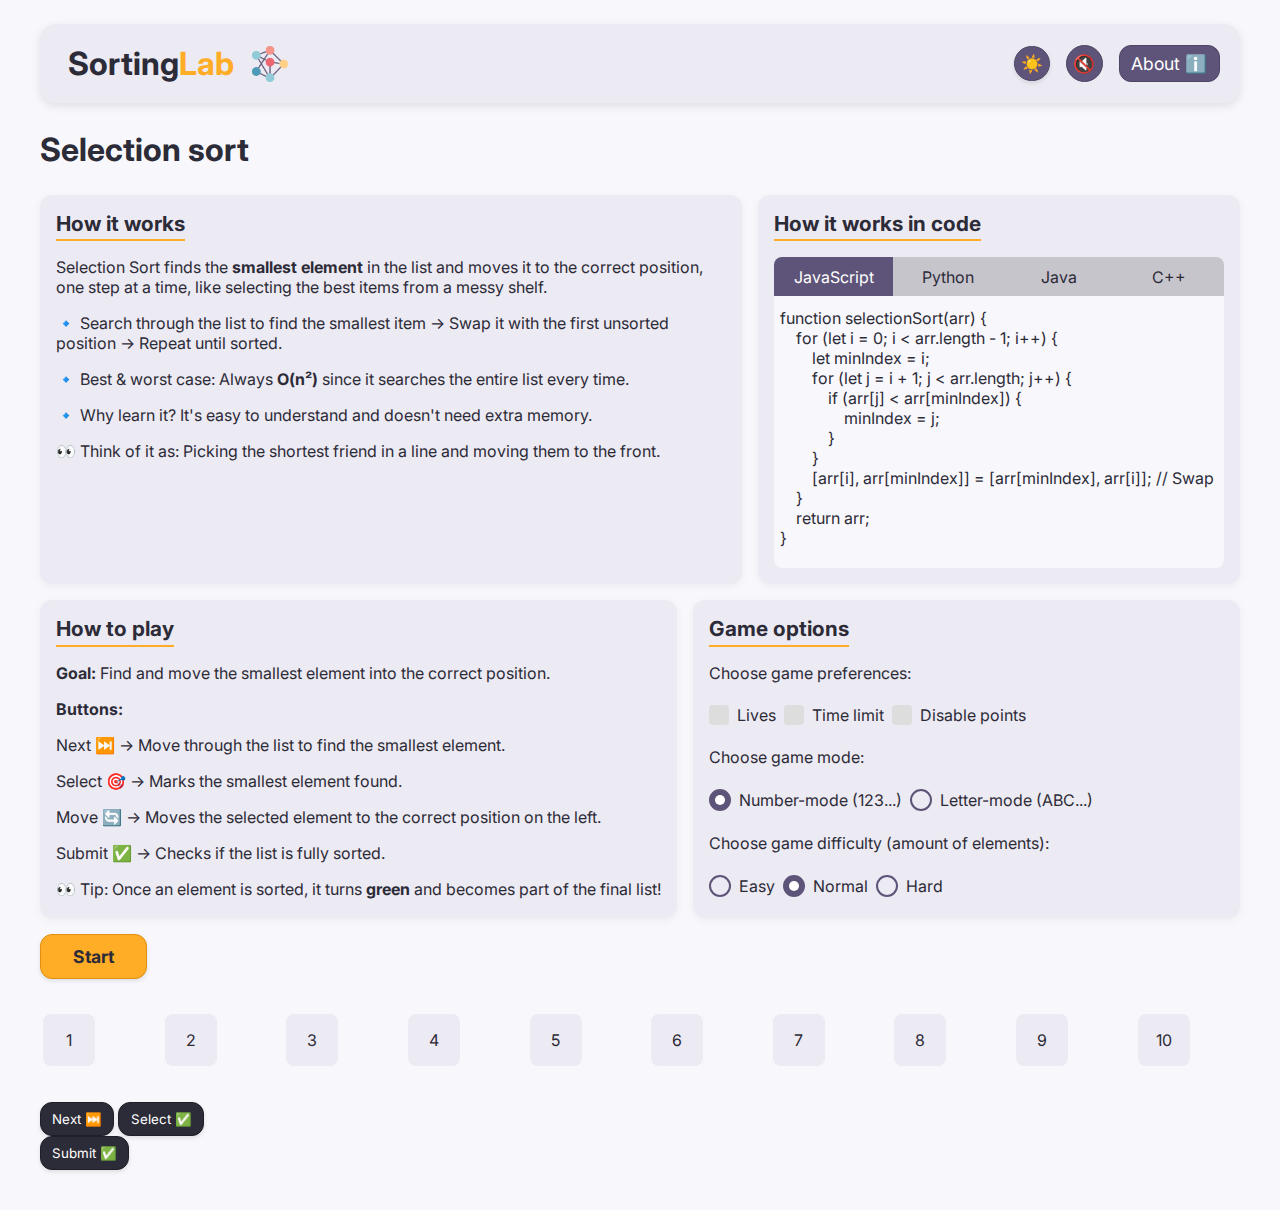
<file: selection-sort.html>
<!DOCTYPE html>
<html lang="en">

<head>
    <meta charset="UTF-8">
    <meta name="viewport" content="width=device-width, initial-scale=1.0">
    <meta name="author" content="Viktor Högberg, Léo Tuomenoksa Texier">
    <meta name="description"
        content="Learn how the Insertion Sort algorithm works through interactive visualization 🔄">
    <meta name="generator" content="Visual Studio Code">
    <meta name="keywords" content="Selection Sort, Sorting algorithm, Learning, Visualization, Computer science">
    <title>SortingLab - Selection sort</title>

    <!-- Update numbers for caching err -->
    <link rel="stylesheet" href="styles/base.css?rnd=12355">
    <link rel="stylesheet" href="styles/game.css?rnd=12355">
    <link rel="stylesheet" href="styles/selection-sort.css?rnd=12355">

    <!-- Favicon -->
    <link rel="icon" type="image/png" href="assets/icons/favicon/favicon-96x96.png" sizes="96x96">
    <link rel="icon" type="image/svg+xml" href="assets/icons/favicon/favicon.svg">
    <link rel="shortcut icon" href="assets/icons/favicon/favicon.ico">
    <link rel="apple-touch-icon" sizes="180x180" href="assets/icons/favicon/apple-touch-icon.png">
    <meta name="apple-mobile-web-app-title" content="SortingLab">
    <link rel="manifest" href="assets/icons/favicon/site.webmanifest">
</head>

<body>
    <header>
        <div id="header-container">
            <div id="logo-container">
                <h1>Sorting<span id="logo-span">Lab</span></h1>
                <img src="assets/icons/neural.png" alt="" id="logo">
            </div>

            <div id="header-button-container">
                <button id="theme-toggle-button" title="Toggle Theme"></button>
                <div class="audio-toggle">
                    <input type="checkbox" id="sound-checkbox" name="sound-preference">
                    <label for="sound-checkbox" id="sound-label"></label>
                </div>
                <a href="about.html" id="about-button" title="About">About ℹ️</a>
            </div>
        </div>
    </header>
    <main>
        <h2 id="algorithm-title">Selection sort</h2>
        <div id="about-algorithm-container">
            <section id="theory-view">
                <div class="algorithm-description">
                    <h3>How it works</h3>
                    <p>Selection Sort finds the <b>smallest element</b> in the list and moves it to the correct
                        position,
                        one step at a time, like selecting the best items from a messy shelf.</p>
                    <ul>
                        <li>
                            <p>🔹 Search through the list to find the smallest item → Swap it with the first unsorted
                                position → Repeat until sorted.</p>
                        </li>
                        <li>
                            <p>🔹 Best & worst case: Always <b>O(n²)</b> since it searches the entire list every time.
                            </p>
                        </li>
                        <li>
                            <p>🔹 Why learn it? It's easy to understand and doesn't need extra memory.</p>
                        </li>
                    </ul>
                    <p>👀 Think of it as: Picking the shortest friend in a line and moving them to the front.</p>
                </div>
                <div class="algorithm-description-code">
                    <h3>How it works in code</h3>
                    <div id="code-snippet-container">
                        <div id="code-snippet-buttons">
                            <input type="radio" name="code-snippet-button" id="code-snippet-button-javascript" checked>
                            <label for="code-snippet-button-javascript">JavaScript</label>
                            <input type="radio" name="code-snippet-button" id="code-snippet-button-python">
                            <label for="code-snippet-button-python">Python</label>
                            <input type="radio" name="code-snippet-button" id="code-snippet-button-java">
                            <label for="code-snippet-button-java">Java</label>
                            <input type="radio" name="code-snippet-button" id="code-snippet-button-cpp">
                            <label for="code-snippet-button-cpp">C++</label>
                        </div>
                        <div id="code-snippet">
                            <pre id="code-snippet-display"></pre>
                        </div>
                    </div>
                </div>
            </section>

            <section id="game-options-and-instructions-container">
                <div class="game-instruction">
                    <h3>How to play</h3>
                    <p><b>Goal: </b>Find and move the smallest element into the correct position.</p>
                    <p><b>Buttons: </b></p>
                    <ul>
                        <li>
                            <p>Next ⏭️ → Move through the list to find the smallest element.</p>
                        </li>
                        <li>
                            <p>Select 🎯 → Marks the smallest element found.</p>
                        </li>
                        <li>
                            <p>Move 🔄 → Moves the selected element to the correct position on the left.</p>
                        </li>
                        <li>
                            <p>Submit ✅ → Checks if the list is fully sorted.</p>
                        </li>
                    </ul>
                    <p>👀 Tip: Once an element is sorted, it turns <b>green</b> and becomes part of the final list!</p>
                </div>
                <div class="game-options-container">
                    <h3>Game options</h3>
                    <p>Choose game preferences: </p>
                    <div id="game-preference-container" class="option-group">
                        <label class="custom-checkbox">
                            <input type="checkbox" id="lives-checkbox">
                            <span class="checkmark"></span>
                            Lives
                        </label>
                        <label class="custom-checkbox">
                            <input type="checkbox" id="time-checkbox">
                            <span class="checkmark"></span>
                            Time limit
                        </label>
                        <label class="custom-checkbox">
                            <input type="checkbox" id="points-checkbox">
                            <span class="checkmark"></span>
                            Disable points
                        </label>
                    </div>

                    <p>Choose game mode: </p>
                    <div id="game-mode-container" class="option-group">
                        <label class="custom-radio">
                            <input type="radio" name="game-mode" id="number-mode" checked>
                            <span class="radiomark"></span>
                            Number-mode (123...)
                        </label>
                        <label class="custom-radio">
                            <input type="radio" name="game-mode" id="letter-mode">
                            <span class="radiomark"></span>
                            Letter-mode (ABC...)
                        </label>
                    </div>

                    <p>Choose game difficulty (amount of elements): </p>
                    <div id="game-difficulty-container" class="option-group">
                        <label class="custom-radio">
                            <input type="radio" name="game-difficulty" id="easy-difficulty">
                            <span class="radiomark"></span>
                            Easy
                        </label>
                        <label class="custom-radio">
                            <input type="radio" name="game-difficulty" id="normal-difficulty" checked>
                            <span class="radiomark"></span>
                            Normal
                        </label>
                        <label class="custom-radio">
                            <input type="radio" name="game-difficulty" id="hard-difficulty">
                            <span class="radiomark"></span>
                            Hard
                        </label>
                    </div>
                </div>
            </section>
        </div>

        <button id="start-button"><span>Start</span></button>

        <div id="game-view">
            <div id="time-and-lives-container">
                <div id="time-container">
                    <p>Time:</p>
                    <p id="countdown">0:60</p>
                </div>
                <div id="lives-container">
                    <p>Lives:</p>
                    <p id="number-of-lives">❤️❤️❤️</p>
                </div>
            </div>

            <div id="game-element-container">
                <div class="game-element game-element-easy"><span class="game-element-text">1</span></div>
                <div class="game-element game-element-easy"><span class="game-element-text">2</span></div>
                <div class="game-element game-element-easy"><span class="game-element-text">3</span></div>
                <div class="game-element game-element-easy"><span class="game-element-text">4</span></div>
                <div class="game-element game-element-easy"><span class="game-element-text">5</span></div>
                <div class="game-element game-element-normal"><span class="game-element-text">6</span></div>
                <div class="game-element game-element-normal"><span class="game-element-text">7</span></div>
                <div class="game-element game-element-normal"><span class="game-element-text">8</span></div>
                <div class="game-element game-element-normal"><span class="game-element-text">9</span></div>
                <div class="game-element game-element-normal"><span class="game-element-text">10</span></div>
                <div class="game-element game-element-hard"><span class="game-element-text">11</span></div>
                <div class="game-element game-element-hard"><span class="game-element-text">12</span></div>
                <div class="game-element game-element-hard"><span class="game-element-text">13</span></div>
                <div class="game-element game-element-hard"><span class="game-element-text">14</span></div>
                <div class="game-element game-element-hard"><span class="game-element-text">15</span></div>
            </div>

            <div id="game-control-buttons-container">
                <div id="move-buttons-container">
                    <button id="next-button"><span>Next ⏭️</span></button>
                    <button id="move-button"><span>Move 🔄</span></button>
                    <button id="select-button"><span>Select ✅</span></button>
                </div>
                <button id="submit-button"><span>Submit ✅</span></button>
            </div>
        </div>

        <p id="move-explanation"></p>
        <dialog id="game-over-dialog">
            <p id="game-over-title">Game over!</p>
            <p id="game-over-lives-lost"></p>
            <p id="game-over-points"></p>
            <p id="game-over-text"></p>
            <div id="game-over-buttons">
                <button id="try-again-button">Try again 🔁</button>
                <button id="return-home-button">Return home 🏠</button>
            </div>
        </dialog>
    </main>


    <footer>

    </footer>

    <script src="scripts/base.js" type="module"></script>
    <script src="scripts/algorithms/selection-sort.js" type="module"></script>
    <script src="scripts/code-snippets.js"></script>


</body>

</html>
</file>
<file: styles/base.css>
/* Viktor Högberg, Léo Tuomenoksa Texier */

@font-face {
    font-family: "Inter";
    src: url("../assets/fonts/Inter-VariableFont_opsz\,wght.ttf");
}

/*  ====================== COLOURS ===================== */

/* Light-mode */
:root {
    --color-header-background: #eceaf2;
    --color-background: #f8f8fc;
    --color-text: #2c2b38;
    --color-logo-text: #ffac26;

    --color-button-text: #ffffff;
    --color-button-background: #5e5479;
    --color-button-border: #4e4564;

    --color-button-2-text: #ffffff;
    --color-button-2-background: #2c2b38;
    --color-button-2-border: #1f1f27;

    --color-element-background: #eceaf2;
    --color-element-2-background: #c7c5cc;
}

/* Dark-mode */
:root.dark-mode {
    --color-header-background: #272430;
    --color-background: #18161f;
    --color-text: #e4e3e9;
    --color-logo-text: #ffb641;

    --color-button-text: #ffffff;
    --color-button-background: #6e658c;
    --color-button-border: #83799e;

    --color-button-2-text: #18161f;
    --color-button-2-background: #e4e3e9;
    --color-button-2-border: #b3b2b9;

    --color-element-background: #272430;
    --color-element-2-background: #37333f;
}

/*  ====================== BASE ===================== */

* {
    font-family: "Inter";
    color: var(--color-text);
}


body {
    padding: 1rem;
    max-width: 1200px;
    margin-left: auto;
    margin-right: auto;
    background-color: var(--color-background);
}

h1 {
    margin: 0.5rem;
}

h2 {
    font-size: 2rem;
}

h3 {
    margin: 0;
}

.disabled {
    pointer-events: none;
    cursor: default;
}

.hidden {
    display: none !important;
}


ul {
    list-style-type: none;
    padding: 0;
}

/*  ====================== HEADER =================== */

header {
    width: auto;
    padding: 0.75rem 1.25rem;
    border-radius: 16px;
    background-color: var(--color-header-background);
    box-shadow: 0 3px 10px rgba(0, 0, 0, 0.1);
}

#header-container {
    display: flex;
    justify-content: space-between;
    align-items: center;
    flex-wrap: wrap;
    gap: 1rem;
}

#logo-container {
    display: flex;
    align-items: center;
    gap: 0.5rem;
    cursor: pointer;
}

#logo {
    width: 40px;
    height: auto;
}

#logo-span {
    color: var(--color-logo-text);
}

#header-button-container {
    display: flex;
    align-items: center;
    gap: 1rem;
}

/* THEME BUTTON */
#theme-toggle-button {
    width: 2.2rem;
    height: 2.2rem;
    background-color: var(--color-button-background);
    border-color: var(--color-button-border);
    border-radius: 50%;
    font-size: 1.1rem;
    cursor: pointer;
    display: inline-flex;
    align-items: center;
    justify-content: center;
    transition: all 0.2s ease;
}

#theme-toggle-button:hover {
    transform: scale(1.1);
    box-shadow: 0 2px 4px rgba(0, 0, 0, 0.1);
}

#theme-toggle-button::before {
    content: "☀️";
}

:root.dark-mode #theme-toggle-button::before {
    content: "🌙";
}

/* AUDIO BUTTON */
.audio-toggle {
    position: relative;
    display: flex;
    align-items: center;
    transition: all 0.2s ease;
}

.audio-toggle:hover {
    transform: scale(1.1);
}

.audio-toggle input {
    /* Hide default button */
    height: 0;
    width: 0;
    visibility: hidden;
    position: absolute;
}

.audio-toggle label {
    cursor: pointer;
    width: 2.2rem;
    height: 2.2rem;
    background-color: var(--color-button-background);
    border: 1px solid var(--color-button-border);
    border-radius: 50%;
    display: flex;
    align-items: center;
    justify-content: center;
}

#sound-label::before {
    content: "🔇";
    font-size: 1.1rem;
}

#sound-checkbox:checked+#sound-label::before {
    content: "🔊";
}

#about-button {
    width: 6.2rem;
    height: 2.2rem;
    background-color: var(--color-button-background);
    color: var(--color-button-text);
    border: 1px solid var(--color-button-border);
    border-radius: 12px;
    font-size: 1.1rem;
    cursor: pointer;
    text-decoration: none;
    display: inline-flex;
    align-items: center;
    justify-content: center;
    transition: all 0.2s ease;
}

#about-button:hover {
    transform: scale(1.05);
    box-shadow: 0 2px 4px rgba(0, 0, 0, 0.1);
}

/* Responsive adjustments for header */
@media (max-width: 540px) {
    #header-container {
        justify-content: center;
    }

    #header-button-container {
        margin-top: -1rem;
        justify-content: center;
        width: 100%;
    }
}

button {
    padding: 0.5rem 0.7rem;
    background-color: var(--color-button-2-background);
    color: var(--color-button-2-text);

    border: solid;
    border-width: 1px;
    border-radius: 12px;
    border-color: var(--color-button-2-border);

    cursor: pointer;
    box-shadow: 0 2px 4px rgba(0, 0, 0, 0.1);
}

button span {
    color: var(--color-button-2-text);
}

#start-button {
    background-color: var(--color-logo-text);
    border-color: #e09010;
    font-size: 1.1rem;
    padding: 0.7rem 2rem;
    transition: transform 0.2s ease;
}

#start-button:hover {
    transform: scale(1.05);
}

#start-button span {
    color: var(--color-text);
    font-weight: bold;
}

.link-button {
    display: inline-block;
    text-decoration: none;
    font-weight: bold;
    background-color: var(--color-button-background);
    border-radius: 20px;
    color: var(--color-button-text);

    border-color: var(--color-button-border);
    border-style: solid;
    border-width: 1px;

    box-shadow: 0 2px 4px rgba(0, 0, 0, 0.2);
    padding: 1rem;

    transition: transform 0.2s ease-in-out;
    /* TODO Kolla detta */
}

.link-button:hover {
    transform: scale(1.05);
}

/*  ====================== MAIN MENU ===================== */

#landing-description {
    text-align: center;
}

#menu-select-container {
    margin: 0;
    padding-right: 2rem;
}

.menu-select-item h2 {
    color: #2c2b38 !important;
    margin: 0;
}

.menu-select-item p {
    color: #2c2b38 !important;
}

.menu-select-item {
    margin: 1rem 0 1rem 0;
    padding: 1rem;
    display: flex;
    align-items: center;
    width: 100%;
    border-radius: 20px;
}

#bubble-sort-item {
    background-color: #91CBD7;
}

#insertion-sort-item {
    background-color: #F69489;
}

#selection-sort-item {
    background-color: #FFD086;
}

#merge-sort-item {
    background-color: #89c290;
}

#sandbox-sort-item {
    background-color: #dea87b;
}

.algorithm-example-video {
    max-width: 350px;
    border-radius: 12px;
    padding: 1rem;
    background-color: #f8f8fc;
    margin-left: 1rem;
}

.algorithm-example {
    margin-bottom: -0.2rem;
}

/*  ====================== SORTING THEORY ===================== */

.algorithm-description,
.algorithm-description-code,
.game-instruction,
.game-options-container {
    background-color: var(--color-element-background);
    padding: 1rem;
    border-radius: 12px;
    box-shadow: 0 2px 8px rgba(0, 0, 0, 0.05);
}

.algorithm-description,
.game-instruction,
.game-options-container {
    padding-bottom: 0.2rem;
}

.algorithm-description li,
.game-instruction li {
    margin-bottom: 0.5rem;
    position: relative;
}

.algorithm-description h3,
.algorithm-description-code h3,
.game-instruction h3,
.game-options-container h3 {
    margin-bottom: 0;
    font-size: 1.3rem;
    border-bottom: 2px solid var(--color-logo-text);
    padding-bottom: 0.2rem;
    display: inline-block;
}

#theory-view {
    display: flex;
    gap: 1rem;
    margin-bottom: 1rem;
}

/* Code snippets */
#code-snippet-container {
    margin-top: 1rem;
    width: 450px;
    background-color: var(--color-element-background);
    border-radius: 8px;
    max-width: 100%;
    overflow-x: auto;
}

#code-snippet {
    padding-left: 0.4rem;
    border-radius: 8px;
    background-color: var(--color-background);

    /* scrolling right */
    white-space: nowrap;
    overflow-x: auto;
}

/* Hide the default radio buttons */
#code-snippet-container input[type="radio"] {
    display: none;
}

#code-snippet-container input[type="radio"]:checked+label {
    background-color: var(--color-button-background);
    color: var(--color-button-text);
}

#code-snippet-buttons {
    display: flex;
    flex-wrap: wrap;
    /* Allow buttons to wrap on smaller screens */
    margin-top: 0;
    margin-bottom: -0.5rem;
}

#code-snippet-buttons label {
    flex: 1;
    text-align: center;
    padding: 0.6rem 1.23rem;
    background-color: var(--color-element-2-background);
    cursor: pointer;
    transition: background-color 0.3s ease, transform 0.2s ease;
}

#code-snippet-buttons label:hover,
label:focus {
    background-color: var(--color-button-background);
    color: var(--color-button-text);
}

#code-snippet-display {
    margin: 0;
}

/* GAME OPTIONS */
#game-options-and-instructions-container {
    display: flex;
    gap: 1rem;
    margin-top: 1rem;
    margin-bottom: 1rem;
}

.game-options-container {
    flex-grow: 1;
}

.option-group {
    margin-bottom: 0.5rem;
}

/* Custom Checkboxes */
.custom-checkbox,
.custom-radio {
    display: flex;
    align-items: center;
    gap: 0.5rem;
    cursor: pointer;
    font-size: 1rem;
    padding: 6px 0;
    white-space: nowrap;
    /* Dont wrap text (makes the radio buttons flex weirldy) */
}

/* Hide default input */
.custom-checkbox input,
.custom-radio input {
    display: none;
}

/* Custom checkmark for checkboxes */
.checkmark {
    width: 20px;
    height: 20px;
    background: #ddd;
    border-radius: 4px;
    display: inline-block;
    position: relative;
    transition: 0.3s;
}

/* Custom checkmark when checked */
.custom-checkbox input:checked+.checkmark {
    background: var(--color-button-background);
}

/* Checkmark tick */
.checkmark::after {
    content: "";
    position: absolute;
    display: none;
    left: 7px;
    top: 3px;
    width: 5px;
    height: 10px;
    border: solid white;
    border-width: 0 2px 2px 0;
    transform: rotate(45deg);
}

.custom-checkbox input:checked+.checkmark::after {
    display: block;
}

/* Custom radio buttons */
.radiomark {
    width: 18px;
    height: 18px;
    border: 2px solid var(--color-button-background);
    border-radius: 50%;
    display: inline-block;
    position: relative;
    transition: 0.3s;
}

.custom-radio input:checked+.radiomark {
    background: var(--color-button-background);
}

.radiomark::after {
    content: "";
    width: 10px;
    height: 10px;
    background: white;
    border-radius: 50%;
    position: absolute;
    top: 50%;
    left: 50%;
    transform: translate(-50%, -50%);
    display: none;
}

.custom-radio input:checked+.radiomark::after {
    display: block;
}

/* ABOUT */

#about-sortinglab-title-lab {
    color: var(--color-logo-text);

}

/* "ABOUT SORTINGLAB" title h2 */
.algorithm-description h2 {
    margin: 0;
}

#about-sortinglab-description {
    margin-top: 1.5rem;
}

#back-to-menu-button {
    margin-top: 1rem !important;
    align-self: flex-end;
}

#attributions {
    margin-top: 2rem;
}



/* Larger screens above 601px width */
@media screen and (min-width: 601px) {
    .option-group {
        display: flex;
        grid-template-columns: repeat(auto-fit, minmax(250px, 1fr));
        gap: 0.5rem;
    }
}

/*  For smaller screens */
@media screen and (max-width: 800px) {
    #theory-view {
        display: block;
    }

    .algorithm-description-code {
        margin-top: 1rem;

    }

    #game-options-and-instructions-container {
        display: block;
    }

    .game-options-container {
        margin-top: 1rem;
    }
}

/*  For smaller screens */
@media screen and (max-width: 700px) {
    .menu-select-item {
        display: block;
    }

    .algorithm-example-video {
        width: 300px;
        max-width: calc(100% - 2rem);
        max-height: 300px;
        margin: 1rem 0 0 0;
        padding: 1rem;
    }
}

/*  For smaller screens */
@media screen and (max-width: 600px) {

    .option-group {
        display: flex;
        flex-direction: column;
        gap: 5px;
    }

    #code-snippet {
        font-size: 0.85rem;
        /* Code snippet label font size (i.e java, c++ etc.) */
    }
}

/*  For even smaller screens */
@media screen and (max-width: 420px) {
    #code-snippet-container {
        width: fit-content;
    }
}
</file>
<file: styles/game.css>
/* Light-mode */
:root {
    --color-header-background: #eceaf2;
    --color-background: #f8f8fc;
    --color-text: #2c2b38;
    --color-logo-text: #ffac26;

    --color-button-text: #ffffff;
    --color-button-background: #5e5479;
    --color-button-border: #4e4564;

    --color-button-2-text: #ffffff;
    --color-button-2-background: #2c2b38;
    --color-button-2-border: #1f1f27;

    --color-element-background: #eceaf2;
    --color-element-background-hover: #d8d6df;
    --color-element-highlighted: #9c93b9;
    --color-element-highlighted-hover: #9088aa;
}

/* Dark-mode */
:root.dark-mode {
    --color-header-background: #272430;
    --color-background: #18161f;
    --color-text: #e4e3e9;
    --color-logo-text: #ffb641;

    --color-button-text: #ffffff;
    --color-button-background: #6e658c;
    --color-button-border: #83799e;

    --color-button-2-text: #18161f;
    --color-button-2-background: #e4e3e9;
    --color-button-2-border: #b3b2b9;

    --color-element-background: #272430;
    --color-element-background-hover: #302c3b;
    --color-element-highlighted: #67617c;
    --color-element-highlighted-hover: #706a88;
}

#game-element-container {
    display: grid;
    /* 10 columns, 1 item per column*/
    grid-template-columns: repeat(10, 1fr);
    gap: 1rem;

    margin: 2rem 0 2rem 0;
}

.game-element {
    padding: 1rem;
    margin: 0.2rem;
    background-color: var(--color-element-background);

    border-radius: 8px;
    width: 20px;
    height: 20px;
    text-align: center;

    cursor: grab;
}

.game-element:hover {
    background-color: var(--color-element-background-hover);
}

.game-element-highlighted {
    background-color: var(--color-element-highlighted);
}

.game-element-highlighted:hover {
    background-color: var(--color-element-highlighted-hover);;
}

.game-element-text {}

#skip-button-div {
    display: inline-block;
    cursor: pointer;
    padding: 10px;
    background-color: lightblue;
    border-radius: 5px;
}

#skip-button:disabled {
    pointer-events: none;
}
</file>
<file: styles/merge-sort.css>
/* Viktor Högberg, Léo Tuomenoksa Texier */

:root {
    --color-container-border-color: rgb(94, 94, 94) ;
    --color-element-marked-right: rgb(182, 86, 86);
    --color-element-marked-left: rgb(145, 224, 100);
}

:root.dark-mode {
    --color-container-border-color: rgb(189, 189, 189) ;
    --color-element-marked-right: rgb(180, 52, 52);
    --color-element-marked-left: rgb(99, 180, 52);
}

/* Top array of 8 elements */
.game-element-container-merge-sort {
    display: flex;
    justify-content: center;
    flex-direction: row;
    gap: 0.49rem;
}

/* Container containing the sets of arrays */
.div-container-merge-sort {
    display: flex;
    flex-direction: row;
    justify-content: center;
    gap: 0.25rem;
    margin: 0.25rem;
}
/* padding from top of first row, */
.div-container-merge-sort-first-row {
    margin-top: 1rem;
}

.game-element-container-1, .game-element-container-2, .game-element-container-4, .game-element-container-8  {
    border: 0.125rem solid var(--color-container-border-color);
}

.game-element-row-1, .game-element-row-2, .game-element-row-3, .game-element-row-4 {
    margin: 0.3rem;
}

.game-element-row-1:hover, .game-element-row-2:hover, .game-element-row-3:hover, .game-element-row-4:hover {
    transform: none;
}

.marked-left {
    background-color: var(--color-element-marked-left);
}

.marked-right {
    background-color: var(--color-element-marked-right);
}

.marked-disabled {
    opacity: 0.5 !important;
}

.next-row-marked {
    border: 0.125rem dotted red;
}

@media screen and (max-width: 550px) {
    .game-element-row-1, .game-element-row-2, .game-element-row-3, .game-element-row-4 {
        margin: 0.2rem;
        padding: 0.5rem;
        border-radius: 0.25rem;
    }
}

@media screen and (max-width: 400px) {
    .game-element-row-1, .game-element-row-2, .game-element-row-3, .game-element-row-4 {
        margin: 0.1rem;
        padding: 0.3rem;
        border-radius: 0.25rem;
    }
}
</file>
<file: styles/sandbox-sort.css>
/* SANDBOX SORT */
#game-element-container {
    border: none !important;
}

.game-element-text {
    border: none !important;
}

#game-element-list {
    display: flex;
    flex-direction: row;
    padding: 0;
    list-style: none;
    gap: 1rem;
    margin: 2rem 0 2rem 0;
    
}


/*
#game-element-list li {
    cursor: grab !important;
    display: flex;
    user-select: none;
}

#game-element-list:active li:active {
    cursor: grabbing !important;
    display: flex;
    user-select: none;
}
    */

.can-be-grabbed {
    cursor: grab !important;
}

.grabbing {
    cursor: move !important;
}
</file>
<file: styles/selection-sort.css>
/* Viktor Högberg, Léo Tuomenoksa Texier */

/* SELECTION SORT */
/*TODO() list ut hur border-bottom kan flyttas ner*/
.smallest-game-element {
    border-bottom: solid;
    border-width: 10px;
    border-color: var(--color-element-smallest);
}

.sorted-element {
    background-color: var(--color-element-sorted);
}

.sorted-element:hover {
    background-color: var(--color-element-sorted-hover);
}
</file>
